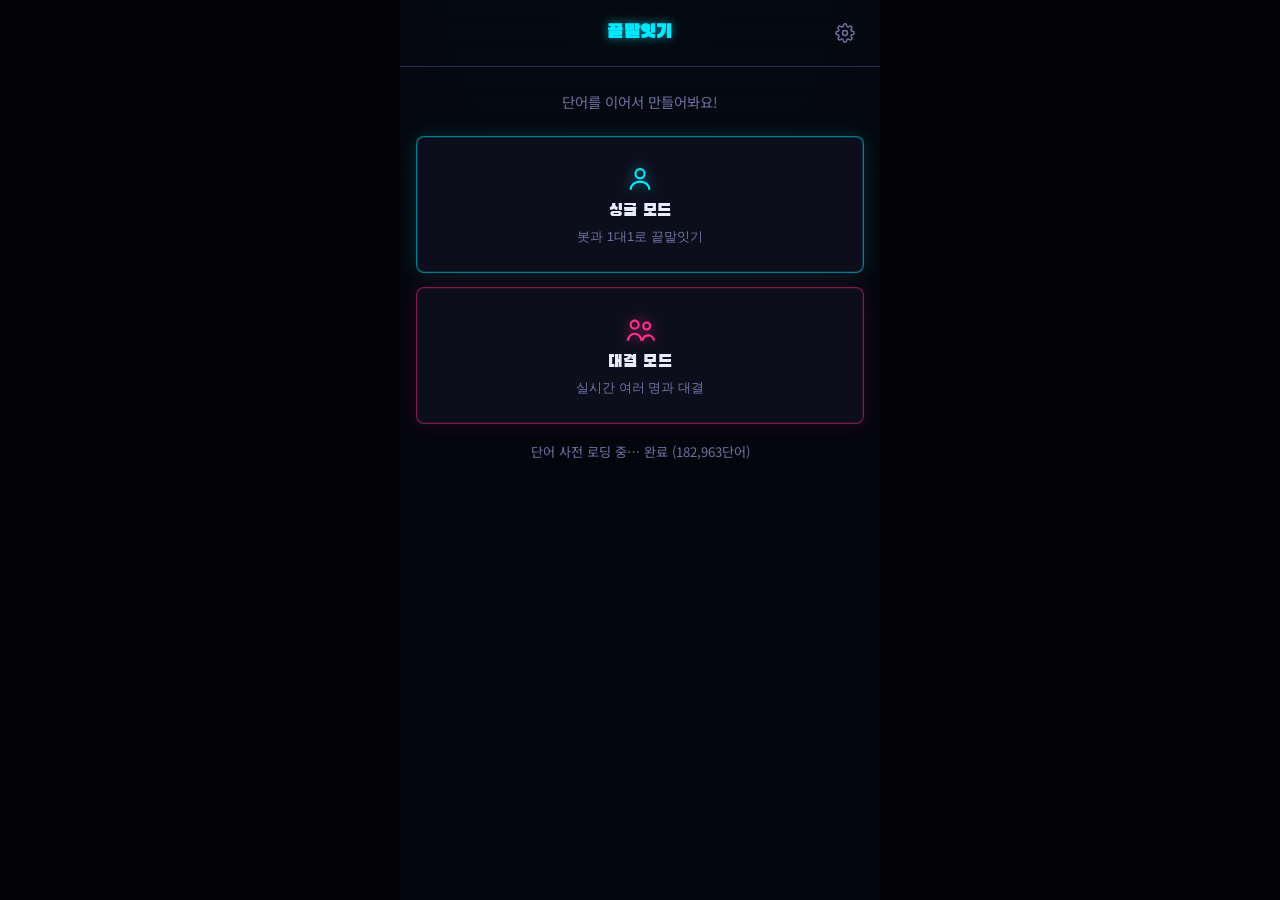
<file: index.html>
<!doctype html>
<html lang="ko">
<head>
<meta charset="UTF-8" />
<meta name="viewport" content="width=device-width, initial-scale=1, maximum-scale=1" />
<title>끝말잇기</title>
<link rel="stylesheet" href="https://fonts.googleapis.com/css2?family=Black+Han+Sans&family=Noto+Sans+KR:wght@400;500;700;900&display=swap" />
<link rel="stylesheet" href="./style.css" />
</head>
<body>
<div id="app">
  <div class="scan-overlay" aria-hidden="true"></div>
  <header class="topbar">
    <button id="btn-back" class="icon-btn hidden" aria-label="뒤로가기">
      <svg viewBox="0 0 24 24" fill="none" stroke="currentColor" stroke-width="2" stroke-linecap="round" stroke-linejoin="round"><path d="M19 12H5M11 18l-6-6 6-6"/></svg>
    </button>
    <h1 class="brand">끝말잇기</h1>
    <button id="btn-settings" class="icon-btn" aria-label="Firebase 설정">
      <svg viewBox="0 0 24 24" fill="none" stroke="currentColor" stroke-width="1.8" stroke-linecap="round" stroke-linejoin="round"><circle cx="12" cy="12" r="3"/><path d="M19.4 15a1.65 1.65 0 0 0 .33 1.82l.06.06a2 2 0 1 1-2.83 2.83l-.06-.06a1.65 1.65 0 0 0-1.82-.33 1.65 1.65 0 0 0-1 1.51V21a2 2 0 0 1-4 0v-.09A1.65 1.65 0 0 0 9 19.4a1.65 1.65 0 0 0-1.82.33l-.06.06a2 2 0 1 1-2.83-2.83l.06-.06a1.65 1.65 0 0 0 .33-1.82 1.65 1.65 0 0 0-1.51-1H3a2 2 0 0 1 0-4h.09A1.65 1.65 0 0 0 4.6 9a1.65 1.65 0 0 0-.33-1.82l-.06-.06a2 2 0 1 1 2.83-2.83l.06.06a1.65 1.65 0 0 0 1.82.33H9a1.65 1.65 0 0 0 1-1.51V3a2 2 0 0 1 4 0v.09a1.65 1.65 0 0 0 1 1.51 1.65 1.65 0 0 0 1.82-.33l.06-.06a2 2 0 1 1 2.83 2.83l-.06.06a1.65 1.65 0 0 0-.33 1.82V9a1.65 1.65 0 0 0 1.51 1H21a2 2 0 0 1 0 4h-.09a1.65 1.65 0 0 0-1.51 1z"/></svg>
    </button>
  </header>

  <main>
    <!-- 메인 메뉴 -->
    <section id="screen-menu" class="screen active">
      <p class="tagline">단어를 이어서 만들어봐요!</p>
      <div class="menu-grid">
        <button class="mode-card glow-cyan" data-mode="single">
          <svg class="mode-icon" viewBox="0 0 24 24" fill="none" stroke="currentColor" stroke-width="1.6"><circle cx="12" cy="8" r="3.4"/><path d="M5 20c0-3.5 3-6 7-6s7 2.5 7 6"/></svg>
          <span class="mode-title">싱글 모드</span>
          <span class="mode-desc">봇과 1대1로 끝말잇기</span>
        </button>
        <button class="mode-card glow-magenta" data-mode="multi">
          <svg class="mode-icon" viewBox="0 0 24 24" fill="none" stroke="currentColor" stroke-width="1.6"><circle cx="8" cy="8" r="3"/><circle cx="17" cy="9" r="2.6"/><path d="M3 20c0-3 2.3-5.2 5-5.2s5 2.2 5 5.2M14 20c.3-2.4 2-4 4.2-4s4 1.8 4.3 4"/></svg>
          <span class="mode-title">대결 모드</span>
          <span class="mode-desc">실시간 여러 명과 대결</span>
        </button>
      </div>
      <p class="hint">단어 사전 로딩 중… <span id="dict-status">준비 중</span></p>
    </section>

    <!-- 싱글 모드: 난이도 선택 -->
    <section id="screen-single-difficulty" class="screen">
      <p class="tagline">봇의 난이도를 골라주세요</p>
      <div class="menu-grid difficulty-grid">
        <button class="mode-card" data-difficulty="veryEasy">
          <span class="diff-tag">Lv1</span>
          <span class="mode-title">아주 쉬움</span>
          <span class="mode-desc">500단어 · 시간 제한 없음</span>
        </button>
        <button class="mode-card" data-difficulty="easy">
          <span class="diff-tag">Lv2</span>
          <span class="mode-title">쉬움</span>
          <span class="mode-desc">700단어 · 시간 제한 없음</span>
        </button>
        <button class="mode-card glow-cyan" data-difficulty="normal">
          <span class="diff-tag">Lv3</span>
          <span class="mode-title">보통</span>
          <span class="mode-desc">1,500단어 · 제한시간 30초</span>
        </button>
        <button class="mode-card" data-difficulty="hard">
          <span class="diff-tag">Lv4</span>
          <span class="mode-title">어려움</span>
          <span class="mode-desc">2,500단어 · 제한시간 20초</span>
        </button>
        <button class="mode-card glow-magenta" data-difficulty="veryHard">
          <span class="diff-tag magenta">Lv5</span>
          <span class="mode-title">매우 어려움</span>
          <span class="mode-desc">너가 과연 이길 수 있을까?</span>
        </button>
      </div>
    </section>

    <!-- 싱글 모드 -->
    <section id="screen-single" class="screen">
      <div class="game-panel">
        <div class="turn-banner" id="single-turn-banner">게임을 시작합니다…</div>
        <div class="current-char" id="single-current-char">-</div>
        <div class="timer-bar"><div class="timer-fill" id="single-timer-fill"></div></div>
        <div class="word-log" id="single-word-log" aria-live="polite"></div>
        <form id="single-form" class="word-form">
          <input id="single-input" class="word-input" type="text" placeholder="단어를 입력하세요" autocomplete="off" maxlength="20" disabled />
          <button type="submit" class="btn-primary">제출</button>
        </form>
        <p class="error-text" id="single-error"></p>
      </div>
    </section>

    <!-- 대결 모드: 로비 -->
    <section id="screen-multi-lobby" class="screen">
      <div class="card">
        <label class="field-label" for="multi-nickname">닉네임</label>
        <input id="multi-nickname" class="text-input" type="text" maxlength="10" placeholder="닉네임을 입력하세요" />

        <button id="btn-create-room" class="btn-primary full-width">방 만들기</button>

        <div class="divider">또는</div>

        <label class="field-label" for="multi-room-code">방 코드</label>
        <input id="multi-room-code" class="text-input" type="text" inputmode="numeric" pattern="[0-9]*" maxlength="4" placeholder="예: 4827" autocomplete="off" />
        <button id="btn-join-room" class="btn-secondary full-width">참가하기</button>

        <p class="error-text" id="multi-lobby-error"></p>
        <p class="hint source-hint" id="multi-source-hint"></p>
      </div>
    </section>

    <!-- 대결 모드: 대기실 -->
    <section id="screen-multi-room" class="screen">
      <div class="card">
        <p class="room-code-label">방 코드</p>
        <p class="room-code" id="room-code-display">------</p>
        <ul class="player-list" id="room-player-list"></ul>
        <button id="btn-start-game" class="btn-primary full-width hidden">게임 시작</button>
        <p class="hint" id="room-wait-hint">방장이 시작하기를 기다리는 중…</p>
        <button id="btn-leave-room" class="btn-text">방 나가기</button>
      </div>
    </section>

    <!-- 대결 모드: 게임 진행 -->
    <section id="screen-multi-game" class="screen">
      <div class="game-panel">
        <ul class="player-order" id="multi-player-order"></ul>
        <div class="turn-banner" id="multi-turn-banner">대기 중…</div>
        <div class="current-char" id="multi-current-char">-</div>
        <div class="timer-bar"><div class="timer-fill" id="multi-timer-fill"></div></div>
        <div class="word-log" id="multi-word-log" aria-live="polite"></div>
        <form id="multi-form" class="word-form">
          <input id="multi-input" class="word-input" type="text" placeholder="단어를 입력하세요" autocomplete="off" maxlength="20" disabled />
          <button type="submit" class="btn-primary">제출</button>
        </form>
        <p class="error-text" id="multi-error"></p>
        <button id="btn-leave-game" class="btn-text">나가기</button>
      </div>
    </section>
    <!-- 게임 종료 후 단어 복습 -->
    <section id="screen-review" class="screen">
      <div class="review-panel">
        <h2 class="review-title">이번 게임에서 나온 단어</h2>
        <p class="hint">단어를 눌러보면 뜻을 확인할 수 있어요. (위키낱말사전에 등록된 단어만 표시돼요)</p>
        <div class="review-words" id="review-word-list"></div>
        <div class="review-definition" id="review-definition">
          <p class="review-placeholder">단어를 클릭하면 여기에 뜻이 나와요</p>
        </div>
        <button id="btn-review-close" class="btn-primary full-width">확인</button>
      </div>
    </section>
  </main>

  <!-- 결과 모달 -->
  <div id="modal-result" class="modal hidden">
    <div class="modal-box">
      <p class="result-emoji" id="result-emoji">🎉</p>
      <p class="result-title" id="result-title">승리했습니다!</p>
      <p class="result-desc" id="result-desc"></p>
      <button id="btn-result-close" class="btn-primary full-width">확인</button>
    </div>
  </div>

  <!-- Firebase 설정 모달 -->
  <div id="modal-firebase" class="modal hidden">
    <div class="modal-box">
      <h2>Firebase 설정</h2>
      <p class="modal-desc">
        기본값은 <b>중앙 설정</b>(저장소에 포함된 공용 Firebase 프로젝트)을 사용합니다.
        자신의 Firebase 프로젝트를 쓰고 싶다면 아래에 config JSON을 붙여넣으세요 (이 브라우저에만 저장됩니다).
      </p>
      <textarea id="firebase-config-input" class="config-textarea" placeholder='{"apiKey":"...","authDomain":"...","databaseURL":"...","projectId":"...","appId":"..."}'></textarea>
      <p class="config-status" id="firebase-config-status"></p>
      <div class="modal-actions">
        <button id="btn-firebase-diagnose" class="btn-secondary">연결 점검</button>
        <button id="btn-firebase-save" class="btn-primary">저장하고 사용</button>
        <button id="btn-firebase-reset" class="btn-secondary">중앙 설정으로 초기화</button>
        <button id="btn-firebase-close" class="btn-text">닫기</button>
      </div>
    </div>
  </div>

  <div id="toast-container"></div>
</div>

<script type="module" src="./src/main.js"></script>
</body>
</html>
</file>
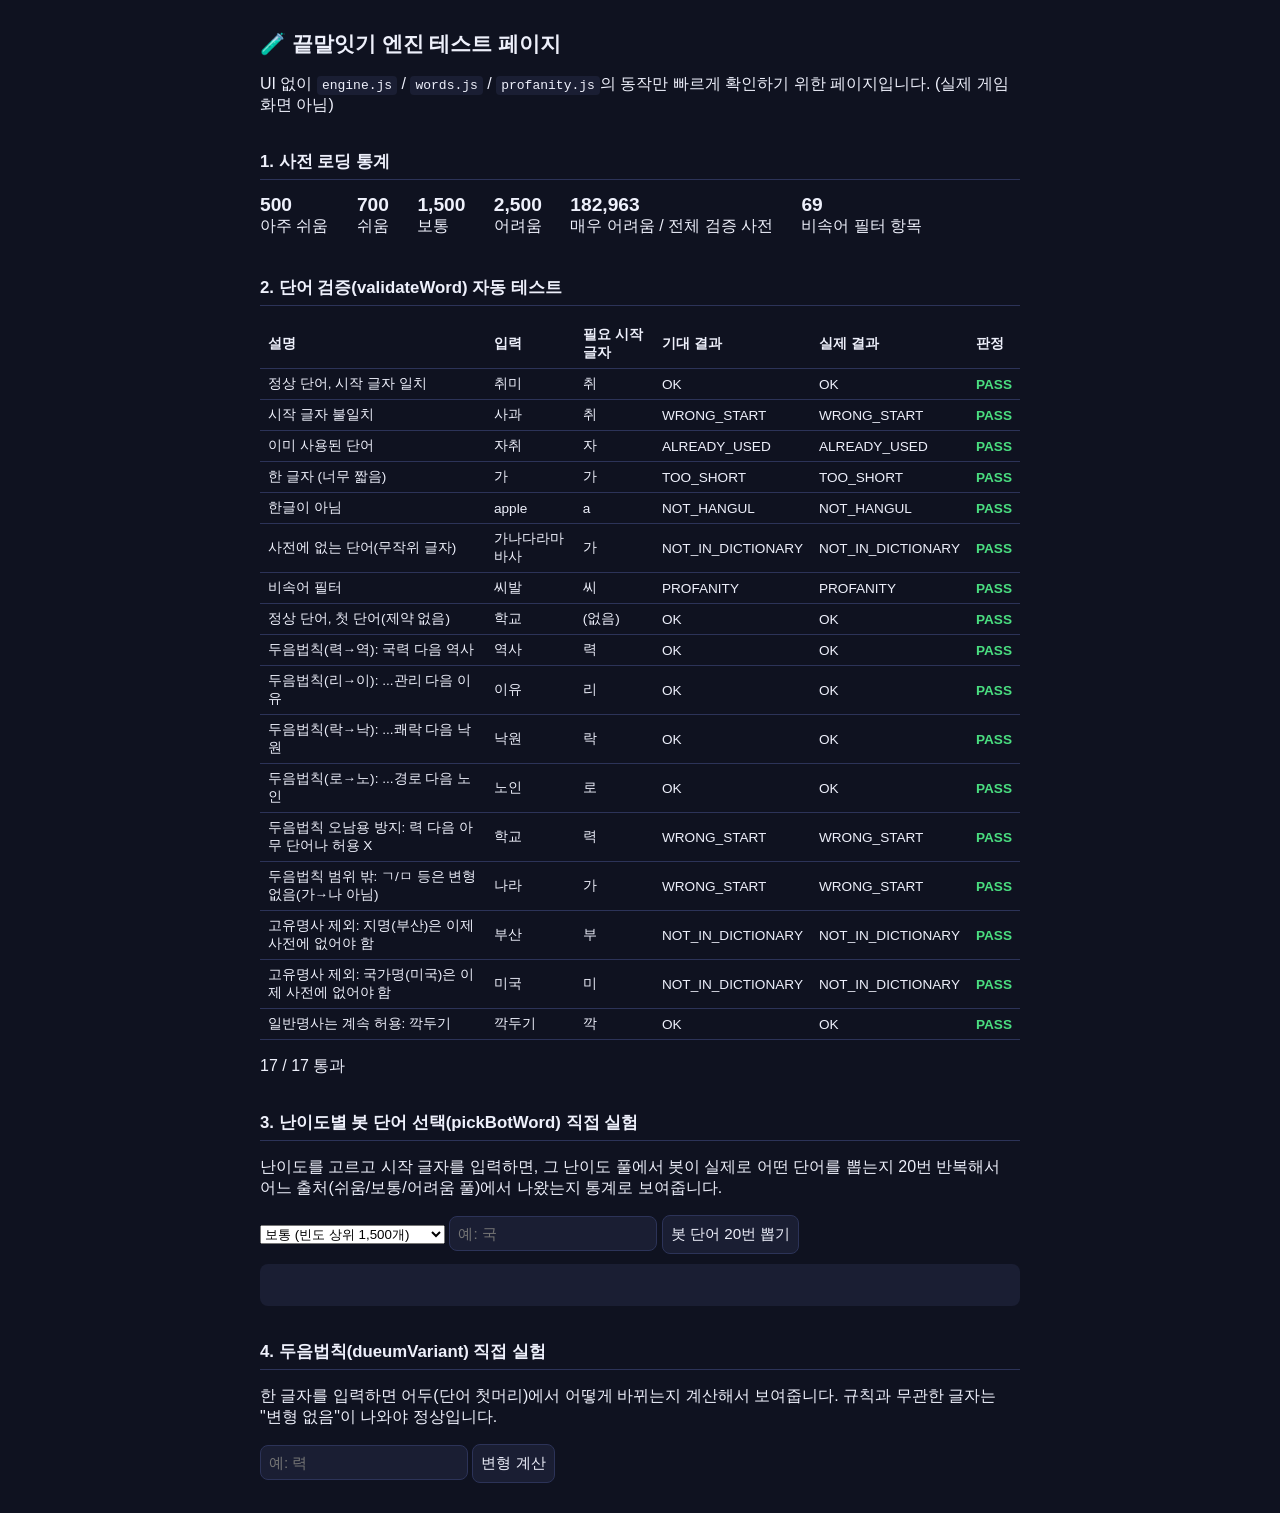
<file: test.html>
<!doctype html>
<html lang="ko">
<head>
<meta charset="UTF-8" />
<title>끝말잇기 - 테스트 페이지</title>
<style>
  body { font-family: -apple-system, "Malgun Gothic", sans-serif; max-width: 760px; margin: 30px auto; padding: 0 16px; background:#0f1220; color:#eef0fb; }
  h1 { font-size: 1.3rem; }
  h2 { font-size: 1.05rem; margin-top: 2em; border-bottom: 1px solid #2c3358; padding-bottom: 6px; }
  table { width: 100%; border-collapse: collapse; font-size: .85rem; margin-top: 10px; }
  th, td { text-align: left; padding: 6px 8px; border-bottom: 1px solid #2c3358; }
  .pass { color: #4ade80; font-weight: 700; }
  .fail { color: #ff6b81; font-weight: 700; }
  .stat { display: inline-block; margin-right: 24px; margin-bottom: 6px; }
  .stat b { font-size: 1.2rem; display:block; }
  input, button { font-size: .95rem; padding: 8px; border-radius: 8px; border: 1px solid #2c3358; background:#1a1e33; color:#eef0fb; }
  button { cursor: pointer; }
  #botResult { margin-top: 10px; padding: 10px; background:#1a1e33; border-radius: 8px; min-height: 1.4em; }
  code { background:#1a1e33; padding: 2px 5px; border-radius: 4px; }
</style>
</head>
<body>
<h1>🧪 끝말잇기 엔진 테스트 페이지</h1>
<p>UI 없이 <code>engine.js</code> / <code>words.js</code> / <code>profanity.js</code>의 동작만 빠르게 확인하기 위한 페이지입니다. (실제 게임 화면 아님)</p>

<h2>1. 사전 로딩 통계</h2>
<div id="stats">불러오는 중…</div>

<h2>2. 단어 검증(validateWord) 자동 테스트</h2>
<table id="validateTable">
  <thead><tr><th>설명</th><th>입력</th><th>필요 시작 글자</th><th>기대 결과</th><th>실제 결과</th><th>판정</th></tr></thead>
  <tbody></tbody>
</table>
<p id="validateSummary"></p>

<h2>3. 난이도별 봇 단어 선택(pickBotWord) 직접 실험</h2>
<p>난이도를 고르고 시작 글자를 입력하면, 그 난이도 풀에서 봇이 실제로 어떤 단어를 뽑는지 20번 반복해서 어느 출처(쉬움/보통/어려움 풀)에서 나왔는지 통계로 보여줍니다.</p>
<select id="difficultySelect">
  <option value="veryEasy">아주 쉬움 (빈도 상위 500개)</option>
  <option value="easy">쉬움 (빈도 상위 700개)</option>
  <option value="normal" selected>보통 (빈도 상위 1,500개)</option>
  <option value="hard">어려움 (빈도 상위 2,500개)</option>
  <option value="veryHard">매우 어려움 (전체 사전)</option>
</select>
<input id="charInput" maxlength="1" placeholder="예: 국" />
<button id="botBtn">봇 단어 20번 뽑기</button>
<div id="botResult"></div>

<h2>4. 두음법칙(dueumVariant) 직접 실험</h2>
<p>한 글자를 입력하면 어두(단어 첫머리)에서 어떻게 바뀌는지 계산해서 보여줍니다. 규칙과 무관한 글자는 "변형 없음"이 나와야 정상입니다.</p>
<input id="dueumInput" maxlength="1" placeholder="예: 력" />
<button id="dueumBtn">변형 계산</button>
<div id="dueumResult"></div>

<script type="module">
import { loadDictionary } from './src/data/words.js';
import { loadProfanitySet } from './src/data/profanity.js';
import { validateWord, pickBotWord, getPoolsForDifficulty, InvalidReason } from './src/game/engine.js';
import { dueumVariant } from './src/game/dueum.js';

const dict = await loadDictionary();
const profanitySet = await loadProfanitySet();

const poolCount = (m) => [...m.values()].reduce((sum, arr) => sum + arr.length, 0);
document.getElementById('stats').innerHTML = `
  <div class="stat"><b>${poolCount(dict.difficultyPools.veryEasy).toLocaleString()}</b>아주 쉬움</div>
  <div class="stat"><b>${poolCount(dict.difficultyPools.easy).toLocaleString()}</b>쉬움</div>
  <div class="stat"><b>${poolCount(dict.difficultyPools.normal).toLocaleString()}</b>보통</div>
  <div class="stat"><b>${poolCount(dict.difficultyPools.hard).toLocaleString()}</b>어려움</div>
  <div class="stat"><b>${dict.fullSet.size.toLocaleString()}</b>매우 어려움 / 전체 검증 사전</div>
  <div class="stat"><b>${profanitySet.size}</b>비속어 필터 항목</div>
`;

const usedWords1 = new Set(['자취']);
const cases = [
  { desc: '정상 단어, 시작 글자 일치', word: '취미', requiredFirstChar: '취', usedWords: usedWords1, expected: null },
  { desc: '시작 글자 불일치', word: '사과', requiredFirstChar: '취', usedWords: usedWords1, expected: InvalidReason.WRONG_START },
  { desc: '이미 사용된 단어', word: '자취', requiredFirstChar: '자', usedWords: usedWords1, expected: InvalidReason.ALREADY_USED },
  { desc: '한 글자 (너무 짧음)', word: '가', requiredFirstChar: '가', usedWords: new Set(), expected: InvalidReason.TOO_SHORT },
  { desc: '한글이 아님', word: 'apple', requiredFirstChar: 'a', usedWords: new Set(), expected: InvalidReason.NOT_HANGUL },
  { desc: '사전에 없는 단어(무작위 글자)', word: '가나다라마바사', requiredFirstChar: '가', usedWords: new Set(), expected: InvalidReason.NOT_IN_DICTIONARY },
  { desc: '비속어 필터', word: '씨발', requiredFirstChar: '씨', usedWords: new Set(), expected: InvalidReason.PROFANITY },
  { desc: '정상 단어, 첫 단어(제약 없음)', word: '학교', requiredFirstChar: null, usedWords: new Set(), expected: null },
  // 두음법칙: ㄹ+y모음 → ㅇ
  { desc: '두음법칙(력→역): 국력 다음 역사', word: '역사', requiredFirstChar: '력', usedWords: new Set(), expected: null },
  { desc: '두음법칙(리→이): ...관리 다음 이유', word: '이유', requiredFirstChar: '리', usedWords: new Set(), expected: null },
  // 두음법칙: ㄹ+일반모음 → ㄴ
  { desc: '두음법칙(락→낙): ...쾌락 다음 낙원', word: '낙원', requiredFirstChar: '락', usedWords: new Set(), expected: null },
  { desc: '두음법칙(로→노): ...경로 다음 노인', word: '노인', requiredFirstChar: '로', usedWords: new Set(), expected: null },
  // 두음법칙 오적용 방지: 무관한 글자는 여전히 거부되어야 함
  { desc: '두음법칙 오남용 방지: 력 다음 아무 단어나 허용 X', word: '학교', requiredFirstChar: '력', usedWords: new Set(), expected: InvalidReason.WRONG_START },
  { desc: '두음법칙 범위 밖: ㄱ/ㅁ 등은 변형 없음(가→나 아님)', word: '나라', requiredFirstChar: '가', usedWords: new Set(), expected: InvalidReason.WRONG_START },
  // 고유명사 제외 확인
  { desc: '고유명사 제외: 지명(부산)은 이제 사전에 없어야 함', word: '부산', requiredFirstChar: '부', usedWords: new Set(), expected: InvalidReason.NOT_IN_DICTIONARY },
  { desc: '고유명사 제외: 국가명(미국)은 이제 사전에 없어야 함', word: '미국', requiredFirstChar: '미', usedWords: new Set(), expected: InvalidReason.NOT_IN_DICTIONARY },
  { desc: '일반명사는 계속 허용: 깍두기', word: '깍두기', requiredFirstChar: '깍', usedWords: new Set(), expected: null },
];

const tbody = document.querySelector('#validateTable tbody');
let pass = 0;
for (const c of cases) {
  const result = validateWord(c.word, {
    requiredFirstChar: c.requiredFirstChar,
    usedWords: c.usedWords,
    dictionarySet: dict.fullSet,
    profanitySet,
  });
  const actualReason = result.ok ? null : result.reason;
  const ok = actualReason === c.expected;
  if (ok) pass++;
  const tr = document.createElement('tr');
  tr.innerHTML = `
    <td>${c.desc}</td>
    <td>${c.word}</td>
    <td>${c.requiredFirstChar ?? '(없음)'}</td>
    <td>${c.expected ?? 'OK'}</td>
    <td>${actualReason ?? 'OK'}</td>
    <td class="${ok ? 'pass' : 'fail'}">${ok ? 'PASS' : 'FAIL'}</td>
  `;
  tbody.appendChild(tr);
}
document.getElementById('validateSummary').textContent = `${pass} / ${cases.length} 통과`;

function sourceOfWord(word) {
  const order = [
    ['아주쉬움(500)', dict.difficultyPools.veryEasy],
    ['쉬움(700)', dict.difficultyPools.easy],
    ['보통(1500)', dict.difficultyPools.normal],
    ['어려움(2500)', dict.difficultyPools.hard],
  ];
  for (const [label, pool] of order) {
    if (pool.get(word[0])?.includes(word)) return label;
  }
  return '매우어려움(전체)';
}

document.getElementById('botBtn').addEventListener('click', () => {
  const c = document.getElementById('charInput').value.trim();
  const difficulty = document.getElementById('difficultySelect').value;
  const box = document.getElementById('botResult');
  if (!c) { box.textContent = '글자를 입력해주세요.'; return; }
  const pools = getPoolsForDifficulty(dict.difficultyPools, difficulty);

  const results = [];
  for (let i = 0; i < 20; i++) {
    const word = pickBotWord({ requiredFirstChar: c, usedWords: new Set(), pools });
    if (word) results.push(word);
  }
  if (results.length === 0) {
    box.textContent = `"${c}"(으)로 시작하는 단어를 찾지 못했습니다 (봇이 막힘 → 이 경우 플레이어 승리 처리).`;
    return;
  }
  const tally = {};
  for (const w of results) {
    const src = sourceOfWord(w);
    tally[src] = (tally[src] || 0) + 1;
  }
  const summary = Object.entries(tally).map(([src, n]) => `${src} ${n}회`).join(', ');
  box.innerHTML = `표본: ${results.slice(0, 10).join(', ')}${results.length > 10 ? ' …' : ''}<br>출처 비율: ${summary}`;
});

document.getElementById('dueumBtn').addEventListener('click', () => {
  const c = document.getElementById('dueumInput').value.trim();
  const box = document.getElementById('dueumResult');
  if (!c) { box.textContent = '글자를 입력해주세요.'; return; }
  const variant = dueumVariant(c);
  box.textContent = variant
    ? `"${c}" → 어두에서는 "${variant}"(으)로도 시작 가능 (예: 화면에는 "${c} (또는 ${variant})"로 표시됨)`
    : `"${c}"에는 두음법칙이 적용되지 않습니다 (변형 없음).`;
});
</script>
</body>
</html>
</file>
<file: style.css>
:root {
  --bg: #05050c;
  --bg-elevated: #0d0e1c;
  --card: #0d0e1c;
  --surface2: #12132a;
  --border: #262a52;
  --text: #e9ecff;
  --text-dim: #6f72a0;
  --cyan: #00eaff;
  --magenta: #ff2f8f;
  --yellow: #f4ff5e;
  --danger: #ff2f8f;
  --success: #00eaff;
  --radius: 8px;
}

* { box-sizing: border-box; }

html, body {
  margin: 0;
  padding: 0;
  background: #020207;
  color: var(--text);
  font-family: 'Noto Sans KR', -apple-system, BlinkMacSystemFont, "Apple SD Gothic Neo", "Malgun Gothic", sans-serif;
  min-height: 100vh;
}

#app {
  max-width: 480px;
  margin: 0 auto;
  min-height: 100vh;
  display: flex;
  flex-direction: column;
  background: var(--bg);
  position: relative;
  isolation: isolate;
}

/* 은은한 스캔라인 + 상단 시안 글로우 — 오락실 화면 느낌 */
.scan-overlay {
  position: fixed;
  inset: 0;
  max-width: 480px;
  margin: 0 auto;
  pointer-events: none;
  z-index: 0;
  opacity: .5;
  background:
    repeating-linear-gradient(180deg, rgba(255,255,255,.02) 0 1px, transparent 1px 3px),
    radial-gradient(circle at 50% 0%, rgba(0,234,255,.05), transparent 60%);
}

.topbar {
  display: flex;
  align-items: center;
  justify-content: space-between;
  padding: 14px 16px;
  border-bottom: 1px solid var(--border);
  position: relative;
  z-index: 1;
}

.brand {
  font-family: 'Black Han Sans', sans-serif;
  font-size: 1.2rem;
  letter-spacing: .02em;
  margin: 0;
  flex: 1;
  text-align: center;
  color: var(--cyan);
  text-shadow: 0 0 10px rgba(0,234,255,.6);
}

.icon-btn {
  background: none;
  border: none;
  color: var(--text-dim);
  cursor: pointer;
  padding: 8px;
  border-radius: 6px;
  width: 38px;
  height: 38px;
  display: flex;
  align-items: center;
  justify-content: center;
}
.icon-btn svg { width: 20px; height: 20px; }
.icon-btn:hover { color: var(--cyan); background: var(--bg-elevated); }
.icon-btn.hidden { visibility: hidden; }

main {
  flex: 1;
  padding: 20px 16px 40px;
  position: relative;
  z-index: 1;
}

.screen { display: none; }
.screen.active { display: block; animation: fadeIn .15s ease-out; }

@keyframes fadeIn { from { opacity: 0; transform: translateY(4px); } to { opacity: 1; transform: none; } }

.tagline { color: var(--text-dim); text-align: center; margin-top: 4px; font-size: .9rem; }

.menu-grid {
  display: grid;
  gap: 14px;
  margin-top: 24px;
}

.mode-card {
  display: flex;
  flex-direction: column;
  align-items: center;
  gap: 6px;
  padding: 26px 16px;
  background: var(--card);
  border: 1px solid var(--border);
  border-radius: var(--radius);
  color: var(--text);
  cursor: pointer;
  transition: transform .1s ease, box-shadow .15s ease, border-color .15s ease;
}
.mode-card:hover { transform: translateY(-2px); }
.mode-card.glow-cyan { border-color: rgba(0,234,255,.5); box-shadow: 0 0 0 1px rgba(0,234,255,.15) inset, 0 0 18px rgba(0,234,255,.15); }
.mode-card.glow-cyan:hover { border-color: var(--cyan); box-shadow: 0 0 0 1px rgba(0,234,255,.3) inset, 0 0 22px rgba(0,234,255,.3); }
.mode-card.glow-magenta { border-color: rgba(255,47,143,.45); box-shadow: 0 0 0 1px rgba(255,47,143,.12) inset, 0 0 18px rgba(255,47,143,.12); }
.mode-card.glow-magenta:hover { border-color: var(--magenta); box-shadow: 0 0 0 1px rgba(255,47,143,.25) inset, 0 0 22px rgba(255,47,143,.25); }
.mode-icon { width: 32px; height: 32px; color: var(--cyan); filter: drop-shadow(0 0 6px rgba(0,234,255,.6)); }
.glow-magenta .mode-icon { color: var(--magenta); filter: drop-shadow(0 0 6px rgba(255,47,143,.6)); }
.mode-title { font-family: 'Black Han Sans', sans-serif; font-size: 1.05rem; letter-spacing: .02em; }
.mode-desc { color: var(--text-dim); font-size: .82rem; }

.difficulty-grid .mode-card {
  flex-direction: row;
  justify-content: flex-start;
  gap: 14px;
  padding: 14px 16px;
  text-align: left;
}
.difficulty-grid .mode-title { display: block; }
.difficulty-grid .mode-desc { display: block; }

.diff-tag {
  font-family: 'Black Han Sans', sans-serif;
  font-size: .72rem;
  color: #000;
  background: var(--yellow);
  padding: 3px 7px;
  border-radius: 4px;
  flex-shrink: 0;
}
.diff-tag.magenta { background: var(--magenta); color: #fff; }

.hint { color: var(--text-dim); font-size: .82rem; text-align: center; margin-top: 18px; }

.card {
  background: var(--card);
  border: 1px solid var(--border);
  border-radius: var(--radius);
  padding: 20px;
  display: flex;
  flex-direction: column;
  gap: 10px;
}

.field-label { font-size: .8rem; color: var(--text-dim); margin-top: 6px; letter-spacing: .04em; }

.text-input, .word-input {
  width: 100%;
  padding: 12px 14px;
  border-radius: 6px;
  border: 1px solid var(--border);
  background: #000;
  color: var(--text);
  font-size: 1rem;
  font-family: inherit;
}
.text-input:focus, .word-input:focus { outline: none; border-color: var(--cyan); box-shadow: 0 0 0 1px var(--cyan), 0 0 10px rgba(0,234,255,.3); }

.btn-primary, .btn-secondary {
  padding: 12px 16px;
  border-radius: 6px;
  border: none;
  font-size: .95rem;
  font-weight: 900;
  font-family: 'Black Han Sans', sans-serif;
  letter-spacing: .02em;
  cursor: pointer;
}
.btn-primary { background: var(--magenta); color: #fff; box-shadow: 0 0 16px rgba(255,47,143,.4); }
.btn-primary:hover { box-shadow: 0 0 22px rgba(255,47,143,.6); }
.btn-primary:disabled { opacity: .4; cursor: not-allowed; box-shadow: none; }
.btn-secondary { background: var(--bg-elevated); color: var(--cyan); border: 1px solid var(--border); }
.btn-secondary:hover { border-color: var(--cyan); }
.btn-text { background: none; border: none; color: var(--text-dim); cursor: pointer; padding: 10px; font-family: inherit; }
.btn-text:hover { color: var(--text); }
.full-width { width: 100%; }

.divider {
  text-align: center;
  color: var(--text-dim);
  font-size: .78rem;
  margin: 6px 0;
  letter-spacing: .08em;
}

.error-text { color: var(--magenta); font-size: .82rem; min-height: 1.2em; margin: 6px 0 0; }

.game-panel {
  background: var(--card);
  border: 1px solid var(--border);
  border-radius: var(--radius);
  padding: 18px;
  display: flex;
  flex-direction: column;
  gap: 12px;
}

.turn-banner { text-align: center; font-weight: 500; color: var(--text-dim); min-height: 1.4em; font-size: .88rem; letter-spacing: .02em; }

.current-char {
  text-align: center;
  font-family: 'Black Han Sans', sans-serif;
  font-size: 3rem;
  color: #fff;
  text-shadow: 0 0 6px #fff, 0 0 22px var(--cyan), 0 0 44px var(--cyan);
  padding: 10px 0 6px;
}

.dueum-hint {
  display: block;
  font-size: 0.85rem;
  font-weight: 500;
  color: var(--magenta);
  margin-top: 4px;
  text-shadow: 0 0 8px rgba(255,47,143,.5);
}

.timer-bar {
  position: relative;
  height: 6px;
  background: #000;
  border: 1px solid var(--border);
  border-radius: 3px;
}
.timer-fill {
  height: 100%;
  background: linear-gradient(90deg, var(--cyan), var(--magenta));
  box-shadow: 0 0 10px var(--cyan);
  width: 100%;
  border-radius: 2px;
  transition: width .2s linear, background-color .2s ease;
}
.timer-fill.low { background: var(--magenta); box-shadow: 0 0 14px var(--magenta); }

.timer-fill.penalty-flash { animation: penalty-flash-anim .4s ease; }
@keyframes penalty-flash-anim {
  0%, 100% { filter: none; }
  40% { filter: brightness(1.8) saturate(1.5); }
}

.penalty-badge {
  position: absolute;
  right: 0;
  top: -22px;
  color: var(--magenta);
  font-family: 'Black Han Sans', sans-serif;
  font-size: .78rem;
  text-shadow: 0 0 8px rgba(255,47,143,.7);
  pointer-events: none;
  animation: penalty-float .9s ease-out forwards;
}
@keyframes penalty-float {
  0% { opacity: 0; transform: translateY(4px) scale(.9); }
  15% { opacity: 1; transform: translateY(0) scale(1); }
  100% { opacity: 0; transform: translateY(-16px) scale(1); }
}

.word-log {
  min-height: 140px;
  max-height: 220px;
  overflow-y: auto;
  display: flex;
  flex-wrap: wrap;
  align-content: flex-start;
  gap: 6px;
  padding: 10px;
  background: #000;
  border: 1px solid var(--border);
  border-radius: 6px;
}

.word-chip {
  padding: 4px 11px;
  border-radius: 4px;
  background: var(--bg-elevated);
  border: 1px solid var(--border);
  font-size: .82rem;
  font-weight: 500;
  color: var(--text-dim);
}
.word-chip.me { border-color: var(--cyan); color: var(--cyan); box-shadow: 0 0 8px rgba(0,234,255,.3); }
.word-chip.bot { border-color: var(--magenta); color: var(--magenta); box-shadow: 0 0 8px rgba(255,47,143,.25); }

.word-form { display: flex; gap: 8px; }
.word-form .word-input { flex: 1; }

#btn-start-game.hidden { display: none; }

.review-panel {
  background: var(--card);
  border: 1px solid var(--border);
  border-radius: var(--radius);
  padding: 18px;
  display: flex;
  flex-direction: column;
  gap: 10px;
}
.review-title { font-family: 'Black Han Sans', sans-serif; font-size: 1.1rem; margin: 0; letter-spacing: .02em; }

.review-words {
  display: flex;
  flex-wrap: wrap;
  gap: 6px;
  max-height: 160px;
  overflow-y: auto;
  padding: 10px;
  background: #000;
  border: 1px solid var(--border);
  border-radius: 6px;
}
.review-word-btn {
  padding: 4px 11px;
  border-radius: 4px;
  background: var(--bg-elevated);
  border: 1px solid var(--border);
  color: var(--text-dim);
  font-size: .82rem;
  font-weight: 500;
  cursor: pointer;
  font-family: inherit;
}
.review-word-btn:hover { border-color: var(--cyan); color: var(--cyan); }
.review-word-btn.active { border-color: var(--cyan); color: var(--cyan); box-shadow: 0 0 8px rgba(0,234,255,.35); background: rgba(0,234,255,.08); }

.review-definition {
  min-height: 120px;
  padding: 14px;
  background: #000;
  border: 1px solid var(--border);
  border-radius: 6px;
  font-size: .88rem;
  line-height: 1.65;
}
.review-placeholder { color: var(--text-dim); margin: 0; }
.review-definition .def-word { font-family: 'Black Han Sans', sans-serif; color: var(--cyan); margin: 0 0 8px; font-size: 1rem; text-shadow: 0 0 8px rgba(0,234,255,.5); letter-spacing: .02em; }
.review-definition .def-list { margin: 0; padding-left: 1.1em; color: var(--text); }
.review-definition .def-list li { margin-bottom: 4px; }
.review-definition .def-loading { color: var(--text-dim); }
.review-definition .def-source {
  display: inline-block;
  margin-top: 8px;
  font-size: .76rem;
  color: var(--text-dim);
}
.review-definition .def-source a { color: var(--cyan); }

.player-order {
  display: flex;
  gap: 8px;
  flex-wrap: wrap;
  list-style: none;
  margin: 0;
  padding: 0;
}
.player-order li {
  padding: 5px 11px;
  border-radius: 4px;
  background: var(--bg-elevated);
  border: 1px solid var(--border);
  font-size: .78rem;
  color: var(--text-dim);
}
.player-order li.active { border-color: var(--cyan); color: var(--cyan); font-weight: 700; box-shadow: 0 0 8px rgba(0,234,255,.3); }
.player-order li.eliminated { text-decoration: line-through; opacity: .45; }

.room-code-label { text-align: center; color: var(--text-dim); margin: 0; font-size: .82rem; letter-spacing: .04em; }
.room-code {
  text-align: center;
  font-family: 'Black Han Sans', sans-serif;
  font-size: 2.2rem;
  letter-spacing: .14em;
  margin: 6px 0 14px;
  color: var(--cyan);
  text-shadow: 0 0 14px rgba(0,234,255,.6);
}

.player-list { list-style: none; margin: 0; padding: 0; display: flex; flex-direction: column; gap: 6px; }
.player-list li {
  display: flex;
  justify-content: space-between;
  padding: 10px 12px;
  background: #000;
  border: 1px solid var(--border);
  border-radius: 6px;
  font-size: .88rem;
}
.player-list .host-tag { color: var(--magenta); font-size: .74rem; margin-left: 6px; text-shadow: 0 0 6px rgba(255,47,143,.5); }

.modal {
  position: fixed;
  inset: 0;
  background: rgba(2,2,7,.82);
  display: flex;
  align-items: center;
  justify-content: center;
  padding: 20px;
  z-index: 50;
}
.modal.hidden { display: none; }
.modal-box {
  background: var(--card);
  border: 1px solid var(--cyan);
  border-radius: var(--radius);
  box-shadow: 0 0 30px rgba(0,234,255,.25);
  padding: 24px 22px;
  max-width: 420px;
  width: 100%;
  display: flex;
  flex-direction: column;
  gap: 10px;
}
.modal-box h2 { font-family: 'Black Han Sans', sans-serif; letter-spacing: .02em; margin: 0 0 4px; color: #fff; }
.modal-desc { color: var(--text-dim); font-size: .85rem; line-height: 1.5; }
.config-textarea {
  width: 100%;
  min-height: 130px;
  background: #000;
  color: var(--text);
  border: 1px solid var(--border);
  border-radius: 6px;
  padding: 10px;
  font-family: ui-monospace, monospace;
  font-size: .8rem;
  resize: vertical;
}
.config-status { font-size: .8rem; color: var(--cyan); min-height: 1.2em; white-space: pre-line; line-height: 1.6; }
.source-hint { margin-top: 4px; font-size: .75rem; }
.modal-actions { display: flex; flex-direction: column; gap: 8px; margin-top: 4px; }

.result-emoji { font-size: 2.4rem; text-align: center; margin: 0; filter: drop-shadow(0 0 10px rgba(0,234,255,.5)); }
.result-title { font-family: 'Black Han Sans', sans-serif; font-size: 1.3rem; text-align: center; margin: 4px 0; color: #fff; text-shadow: 0 0 12px rgba(0,234,255,.5); letter-spacing: .02em; }
.result-desc { color: var(--text-dim); text-align: center; margin: 0 0 8px; font-size: .88rem; }

#toast-container {
  position: fixed;
  bottom: 16px;
  left: 50%;
  transform: translateX(-50%);
  display: flex;
  flex-direction: column;
  gap: 8px;
  z-index: 100;
  width: calc(100% - 32px);
  max-width: 420px;
}
.toast {
  background: var(--bg-elevated);
  border: 1px solid var(--cyan);
  box-shadow: 0 0 14px rgba(0,234,255,.25);
  padding: 10px 14px;
  border-radius: 6px;
  font-size: .85rem;
  text-align: center;
}
</file>
